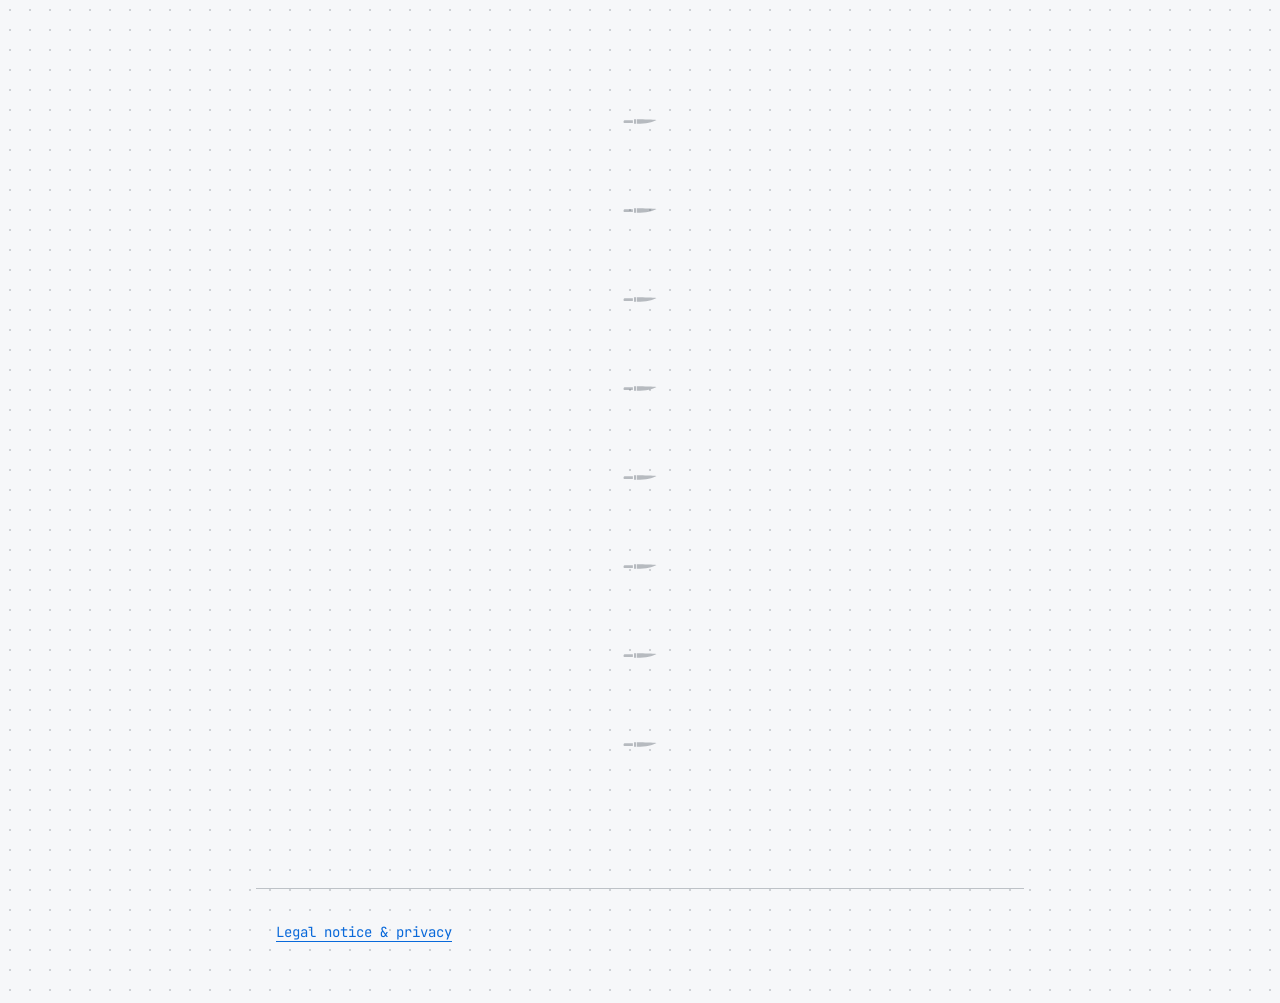
<file: site/index.html>
<!doctype html>
<html lang="en">
  <head>
    <meta charset="utf-8">
    <meta name="viewport" content="width=device-width, initial-scale=1">
    <title>Portfolio</title>
    <meta name="description" content="Personal portfolio: who I am, what I built, where to find me.">
    <link rel="icon" href="assets/favicon.svg" type="image/svg+xml">
    <link rel="stylesheet" href="assets/styles.css">
    <script type="module" src="assets/main.js"></script>
  </head>
  <body>
    <main>
      <header id="bio" class="section"></header>
      <section id="events" class="section"></section>
      <section id="cv" class="section"></section>
      <section id="links" class="section"></section>
      <section id="stats" class="section"></section>
      <section id="now" class="section"></section>
      <section id="projects" class="section"></section>
      <section id="certifications" class="section"></section>
      <section id="courses" class="section"></section>
    </main>
    <footer>
      <a href="privacy.html">Legal notice &amp; privacy</a>
      <div id="colophon"></div>
    </footer>
  </body>
</html>
</file>
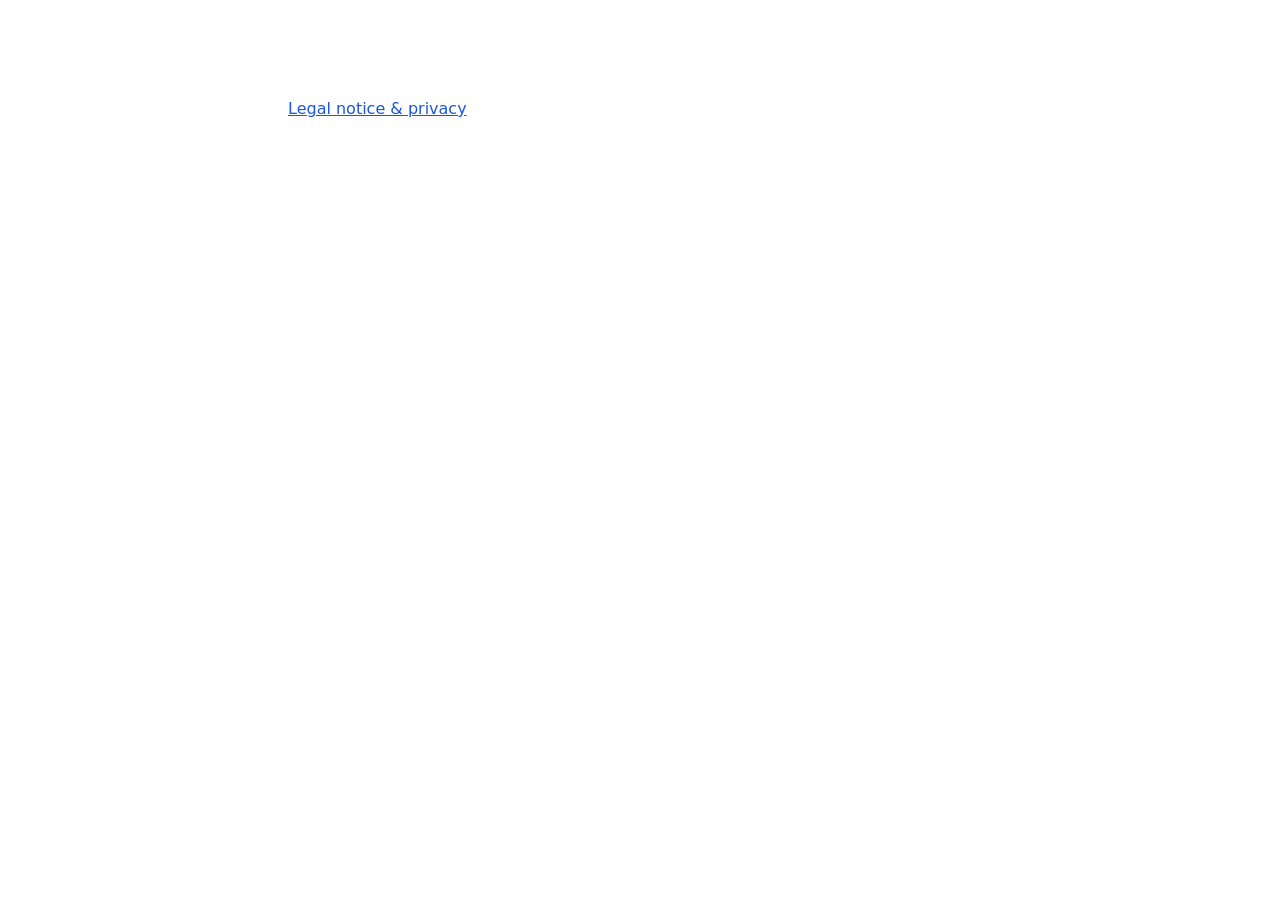
<file: checkpoints/analyst/site/index.html>
<!doctype html>
<html lang="en">
  <head>
    <meta charset="utf-8">
    <meta name="viewport" content="width=device-width, initial-scale=1">
    <title>Portfolio</title>
    <meta name="description" content="Personal portfolio: who I am, what I built, where to find me.">
    <link rel="icon" href="assets/favicon.svg" type="image/svg+xml">
    <link rel="stylesheet" href="assets/styles.css">
    <script type="module" src="assets/main.js"></script>
  </head>
  <body>
    <main>
      <header id="bio" class="section"></header>
      <section id="stats" class="section"></section>
      <section id="now" class="section"></section>
      <section id="projects" class="section"></section>
      <section id="events" class="section"></section>
      <section id="certifications" class="section"></section>
      <section id="courses" class="section"></section>
      <section id="links" class="section"></section>
      <section id="cv" class="section"></section>
    </main>
    <footer>
      <a href="privacy.html">Legal notice &amp; privacy</a>
      <div id="colophon"></div>
    </footer>
  </body>
</html>
</file>
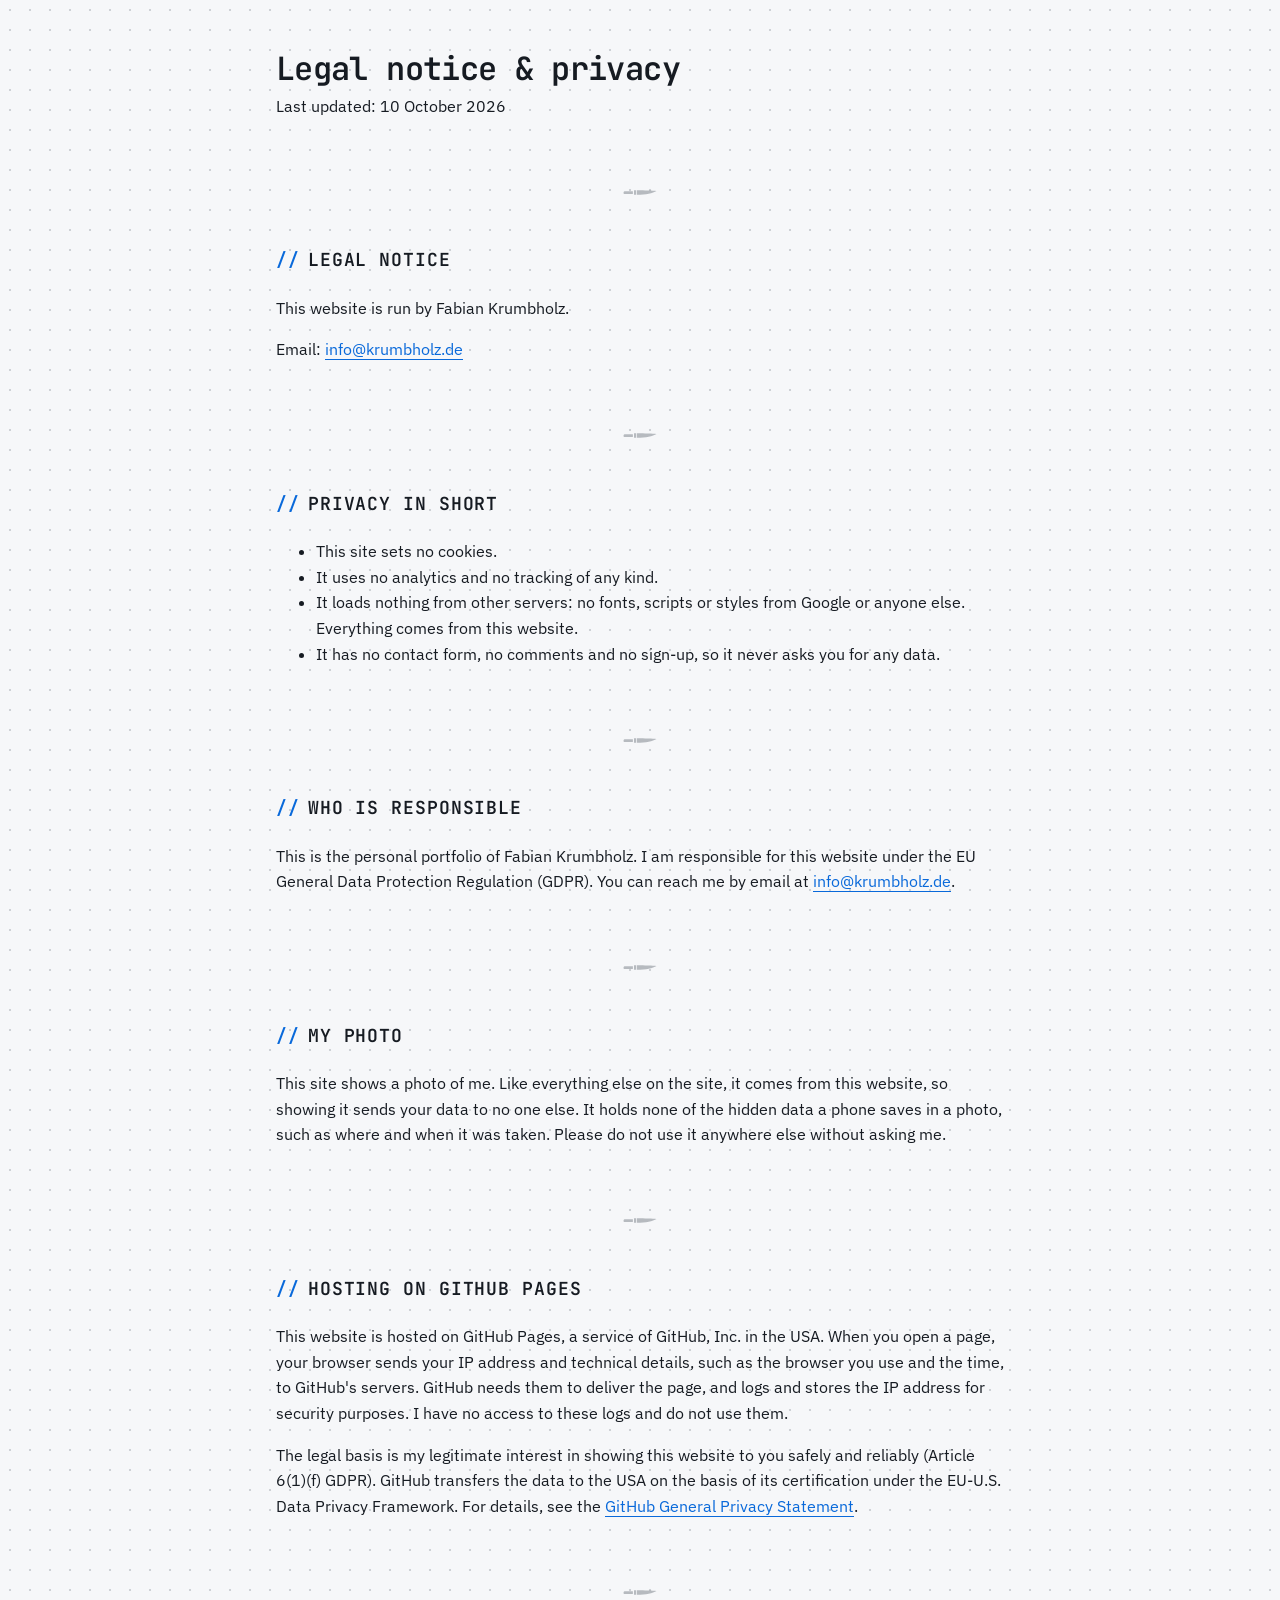
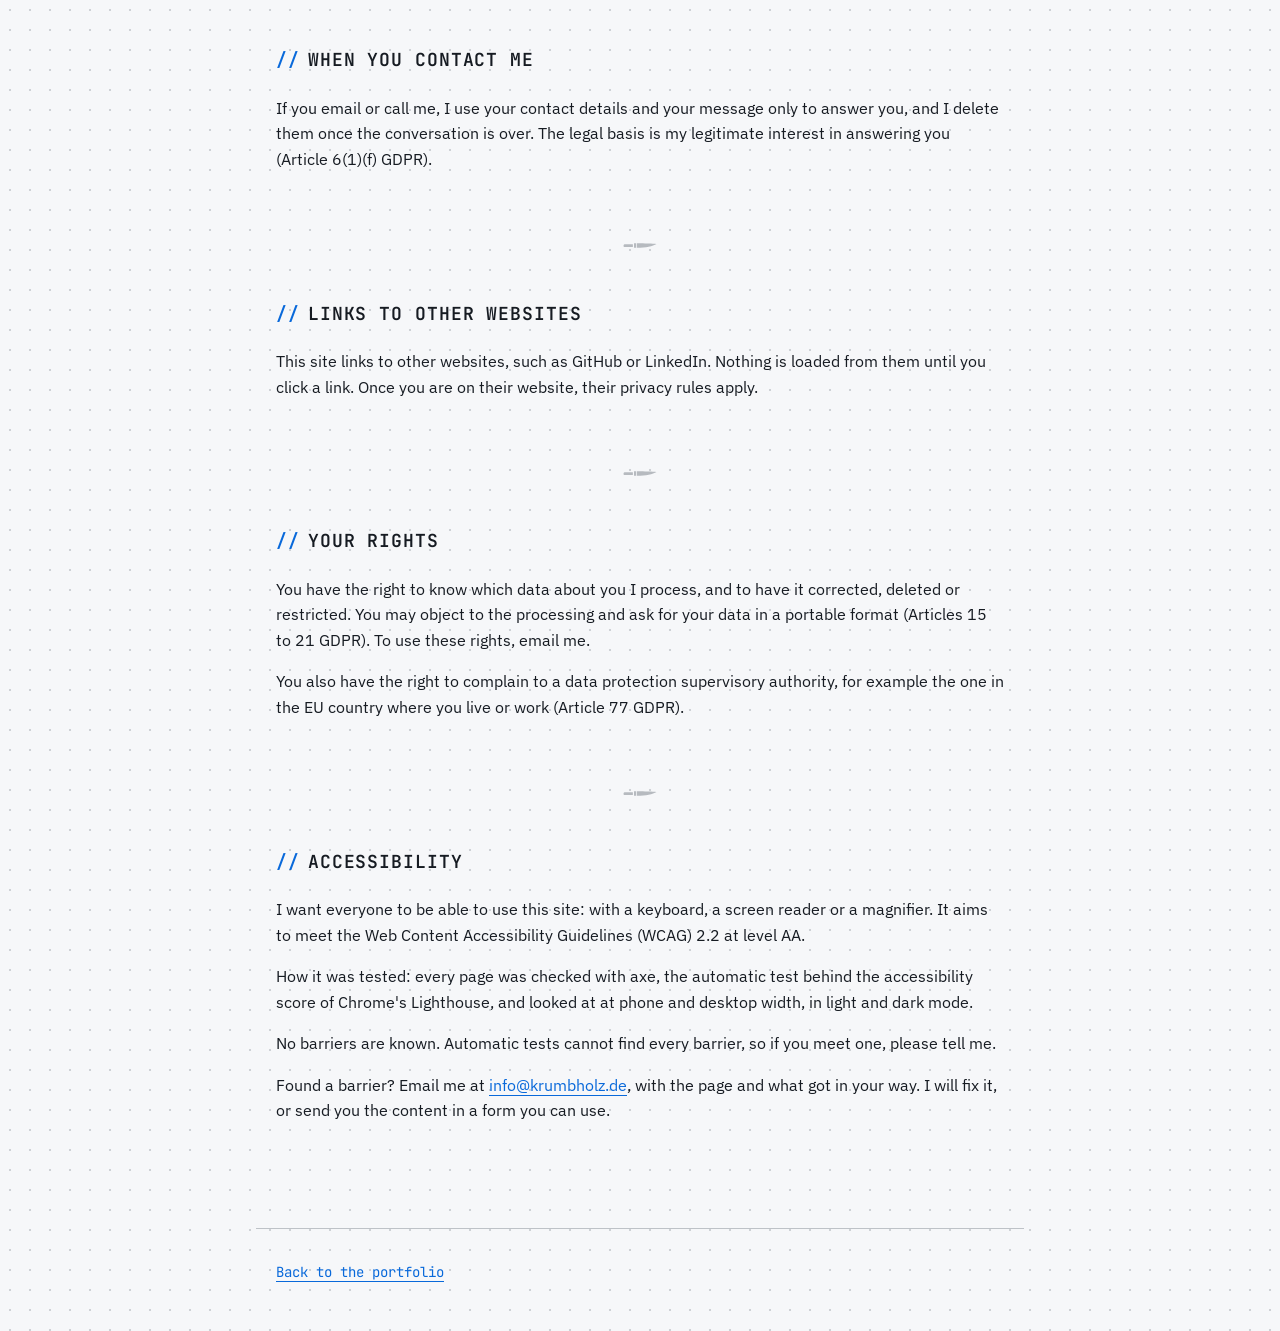
<file: site/privacy.html>
<!doctype html>
<html lang="en">
  <head>
    <meta charset="utf-8">
    <meta name="viewport" content="width=device-width, initial-scale=1">
    <title>Legal notice &amp; privacy · Fabian Krumbholz</title>
    <meta name="description" content="Who runs this portfolio site, how it handles your data, and how accessible it is.">
    <link rel="icon" href="assets/favicon.svg" type="image/svg+xml">
    <link rel="stylesheet" href="assets/styles.css">
  </head>
  <body>
    <main>
      <header class="section">
        <h1>Legal notice &amp; privacy</h1>
        <p>Last updated: 10 October 2026</p>
      </header>

      <section class="section" id="legal-notice">
        <h2>Legal notice</h2>
        <p>This website is run by Fabian Krumbholz.</p>
        <p>Email: <a href="mailto:info@krumbholz.de">info@krumbholz.de</a></p>
      </section>

      <section class="section" id="privacy">
        <h2>Privacy in short</h2>
        <ul>
          <li>This site sets no cookies.</li>
          <li>It uses no analytics and no tracking of any kind.</li>
          <li>It loads nothing from other servers: no fonts, scripts or styles from Google or anyone else. Everything comes from this website.</li>
          <li>It has no contact form, no comments and no sign-up, so it never asks you for any data.</li>
        </ul>
      </section>

      <section class="section">
        <h2>Who is responsible</h2>
        <p>This is the personal portfolio of Fabian Krumbholz. I am responsible for this website under the EU General Data Protection Regulation (GDPR). You can reach me by email at <a href="mailto:info@krumbholz.de">info@krumbholz.de</a>.</p>
      </section>

      <section class="section">
        <h2>My photo</h2>
        <p>This site shows a photo of me. Like everything else on the site, it comes from this website, so showing it sends your data to no one else. It holds none of the hidden data a phone saves in a photo, such as where and when it was taken. Please do not use it anywhere else without asking me.</p>
      </section>

      <section class="section">
        <h2>Hosting on GitHub Pages</h2>
        <p>This website is hosted on GitHub Pages, a service of GitHub, Inc. in the USA. When you open a page, your browser sends your IP address and technical details, such as the browser you use and the time, to GitHub's servers. GitHub needs them to deliver the page, and logs and stores the IP address for security purposes. I have no access to these logs and do not use them.</p>
        <p>The legal basis is my legitimate interest in showing this website to you safely and reliably (Article 6(1)(f) GDPR). GitHub transfers the data to the USA on the basis of its certification under the EU-U.S. Data Privacy Framework. For details, see the <a href="https://docs.github.com/en/site-policy/privacy-policies/github-general-privacy-statement">GitHub General Privacy Statement</a>.</p>
      </section>

      <section class="section">
        <h2>When you contact me</h2>
        <p>If you email or call me, I use your contact details and your message only to answer you, and I delete them once the conversation is over. The legal basis is my legitimate interest in answering you (Article 6(1)(f) GDPR).</p>
      </section>

      <section class="section">
        <h2>Links to other websites</h2>
        <p>This site links to other websites, such as GitHub or LinkedIn. Nothing is loaded from them until you click a link. Once you are on their website, their privacy rules apply.</p>
      </section>

      <section class="section">
        <h2>Your rights</h2>
        <p>You have the right to know which data about you I process, and to have it corrected, deleted or restricted. You may object to the processing and ask for your data in a portable format (Articles 15 to 21 GDPR). To use these rights, email me.</p>
        <p>You also have the right to complain to a data protection supervisory authority, for example the one in the EU country where you live or work (Article 77 GDPR).</p>
      </section>

      <section class="section" id="accessibility">
        <h2>Accessibility</h2>
        <p>I want everyone to be able to use this site: with a keyboard, a screen reader or a magnifier. It aims to meet the Web Content Accessibility Guidelines (WCAG) 2.2 at level AA.</p>
        <p>How it was tested: every page was checked with axe, the automatic test behind the accessibility score of Chrome's Lighthouse, and looked at at phone and desktop width, in light and dark mode.</p>
        <p>No barriers are known. Automatic tests cannot find every barrier, so if you meet one, please tell me.</p>
        <p>Found a barrier? Email me at <a href="mailto:info@krumbholz.de">info@krumbholz.de</a>, with the page and what got in your way. I will fix it, or send you the content in a form you can use.</p>
      </section>
    </main>
    <footer>
      <a href="./">Back to the portfolio</a>
    </footer>
  </body>
</html>
</file>
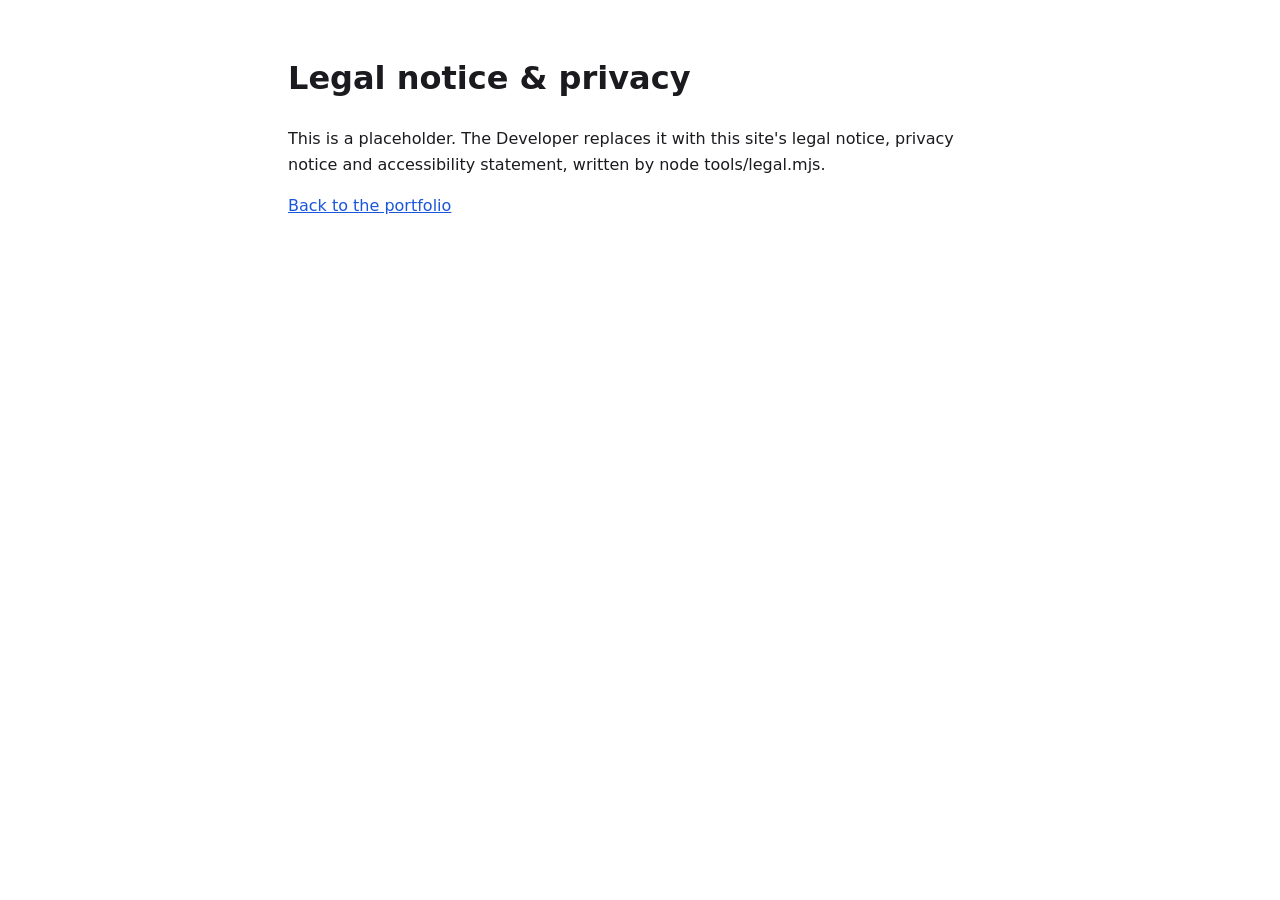
<file: checkpoints/analyst/site/privacy.html>
<!doctype html>
<html lang="en">
  <head>
    <meta charset="utf-8">
    <meta name="viewport" content="width=device-width, initial-scale=1">
    <title>Legal notice &amp; privacy</title>
    <link rel="icon" href="assets/favicon.svg" type="image/svg+xml">
    <link rel="stylesheet" href="assets/styles.css">
  </head>
  <body>
    <main data-placeholder="legal">
      <h1>Legal notice &amp; privacy</h1>
      <p>This is a placeholder. The Developer replaces it with this site's legal notice, privacy notice and accessibility statement, written by node tools/legal.mjs.</p>
      <p><a href="./">Back to the portfolio</a></p>
    </main>
  </body>
</html>
</file>
<file: site/assets/styles.css>
/* JetBrains Mono 2.211, SIL Open Font License 1.1: fonts/jetbrains-mono/OFL.txt */
@font-face {
  font-family: "JetBrains Mono";
  font-style: normal;
  font-weight: 100 800;
  font-display: swap;
  src: url("fonts/jetbrains-mono/jetbrains-mono-latin-wght-normal.woff2") format("woff2");
}

/* IBM Plex Sans 3.201, SIL Open Font License 1.1: fonts/ibm-plex-sans/OFL.txt */
@font-face {
  font-family: "IBM Plex Sans";
  font-style: normal;
  font-weight: 100 700;
  font-display: swap;
  src: url("fonts/ibm-plex-sans/ibm-plex-sans-latin-wght-normal.woff2") format("woff2");
}

/* Tokens from design/brief.md */
:root {
  color-scheme: light dark;
  --background: light-dark(#f6f7f9, #081425);
  --surface: light-dark(#eef2f6, #111c26);
  --text: light-dark(#161b22, #e6edf3);
  --muted: light-dark(#57606a, #8ba2b9);
  --accent: light-dark(#0969da, #00d8ff);
  --on-accent: light-dark(#ffffff, #081425);

  --font-headings: "JetBrains Mono", ui-monospace, Menlo, Consolas, monospace;
  --font-body: "IBM Plex Sans", system-ui, sans-serif;
  --font-details: "JetBrains Mono", ui-monospace, Menlo, Consolas, monospace;

  font-family: var(--font-body);
  font-size: 1rem;
  line-height: 1.6;
  color: var(--text);
  background-color: var(--background);
  background-image: radial-gradient(color-mix(in srgb, var(--muted) 25%, transparent) 1px, transparent 1px);
  background-size: 1.25rem 1.25rem;
}

/* View transitions */
@media (prefers-reduced-motion: no-preference) {
  @view-transition {
    navigation: auto;
  }
}

/* Base reset and layout */
body {
  margin: 0;
  min-height: 100vh;
  min-height: 100dvh;
  display: flex;
  flex-direction: column;
}

main {
  width: 100%;
  max-width: 48rem;
  margin-inline: auto;
  box-sizing: border-box;
  padding: 3rem 1.25rem 2rem;
  flex: 1;
}

footer {
  width: 100%;
  max-width: 48rem;
  margin-inline: auto;
  box-sizing: border-box;
  padding: 2rem 1.25rem 3rem;
  border-top: 1px solid color-mix(in srgb, var(--muted) 35%, transparent);
  color: var(--muted);
  font-family: var(--font-details);
  font-size: 0.875rem;
  margin-block-start: 3.5rem;
}

footer a {
  color: var(--accent);
}

#colophon {
  margin-block-start: 0.75rem;
  line-height: 1.5;
}

/* Section spacing & structure */
.section + .section {
  margin-block-start: 3.5rem;
}

/* Personal detail: Subtle chef knife divider detail inspired by cooking */
.section + .section::before {
  content: "";
  display: block;
  width: 100%;
  height: 1.25rem;
  margin-block-end: 2.5rem;
  background-color: var(--muted);
  mask-image: url("knife.svg");
  mask-repeat: no-repeat;
  mask-position: center;
  mask-size: 2.25rem auto;
  -webkit-mask-image: url("knife.svg");
  -webkit-mask-repeat: no-repeat;
  -webkit-mask-position: center;
  -webkit-mask-size: 2.25rem auto;
  opacity: 0.4;
  border-top: 1px solid color-mix(in srgb, var(--muted) 30%, transparent);
  padding-top: 0.75rem;
}

/* Typography */
h1, h2, h3, h4 {
  font-family: var(--font-headings);
  font-weight: 600;
  line-height: 1.3;
  margin-top: 0;
  text-wrap: balance;
}

h1 {
  font-size: 2rem;
  margin-bottom: 0.25rem;
  letter-spacing: -0.02em;
}

/* Section headings: monospace comment syntax // */
h2 {
  font-size: 1.125rem;
  margin-bottom: 1.5rem;
  text-transform: uppercase;
  letter-spacing: 0.05em;
  color: var(--text);
  display: flex;
  align-items: center;
  gap: 0.5rem;
}

h2::before {
  content: "// ";
  content: "// " / "";
  color: var(--accent);
}

h3 {
  font-size: 1rem;
  margin-bottom: 0.5rem;
}

h4 {
  font-size: 1rem;
  margin-bottom: 0.25rem;
}

p {
  margin-top: 0;
  margin-bottom: 1rem;
  text-wrap: pretty;
}

/* Links & interactive focus */
a {
  color: var(--accent);
  text-decoration-thickness: 1px;
  text-underline-offset: 0.25em;
  transition: opacity 0.15s ease-out;
}

a:hover {
  text-decoration-thickness: 2px;
}

:where(a, button):focus-visible {
  outline: 2px solid var(--accent);
  outline-offset: 3px;
  border-radius: 2px;
}

/* Bio Section */
#bio .photo {
  width: 5.5rem;
  height: 5.5rem;
  border-radius: 0;
  border: 1px solid color-mix(in srgb, var(--muted) 40%, transparent);
  margin-bottom: 1.25rem;
  display: block;
  object-fit: cover;
  background-color: var(--surface);
}

#bio .headline {
  font-family: var(--font-details);
  font-size: 0.9375rem;
  color: var(--muted);
  margin-bottom: 1rem;
  line-height: 1.5;
}

#bio .pitch {
  font-size: 1.125rem;
  line-height: 1.6;
  font-weight: 500;
  color: var(--text);
  margin-bottom: 1.25rem;
  padding: 0.75rem 1rem;
  background: var(--surface);
  border-inline-start: 3px solid var(--accent);
}

#bio .availability {
  font-family: var(--font-details);
  font-size: 0.875rem;
  margin-bottom: 1.25rem;
  display: flex;
  flex-wrap: wrap;
  align-items: center;
  gap: 0.5rem;
  padding: 0.5rem 0.75rem;
  background: var(--surface);
  border: 1px solid color-mix(in srgb, var(--muted) 35%, transparent);
  border-radius: 2px;
}

#bio .availability::before {
  content: "status: ";
  color: var(--muted);
}

#bio .availability a {
  display: inline-block;
  padding: 0.2rem 0.6rem;
  background-color: var(--accent);
  color: var(--on-accent);
  text-decoration: none;
  font-weight: 600;
  border-radius: 2px;
  margin-inline-start: auto;
}

#bio .availability a:hover {
  opacity: 0.9;
}

#bio .facts {
  list-style: none;
  padding: 0;
  margin: 0 0 1.5rem;
  display: flex;
  flex-wrap: wrap;
  gap: 1rem;
  font-family: var(--font-details);
  font-size: 0.875rem;
  color: var(--muted);
}

#bio .facts li {
  background: var(--surface);
  padding: 0.25rem 0.625rem;
  border: 1px solid color-mix(in srgb, var(--muted) 30%, transparent);
  border-radius: 2px;
}

#bio .fact-label {
  color: var(--text);
  font-weight: 600;
}

#bio .fact-label::after {
  content: ":";
}

/* Event list & talks */
#events h3 {
  font-family: var(--font-details);
  font-size: 0.9375rem;
  color: var(--muted);
  text-transform: uppercase;
  letter-spacing: 0.05em;
  margin-block: 1.5rem 0.75rem;
}

.events {
  list-style: none;
  padding: 0;
  margin: 0;
  display: flex;
  flex-direction: column;
  gap: 1rem;
}

.event {
  background: var(--surface);
  border: 1px solid color-mix(in srgb, var(--muted) 35%, transparent);
  padding: 1rem 1.25rem;
  border-radius: 2px;
  transition: transform 0.2s ease-out, border-color 0.2s ease-out, opacity 0.2s ease-out;
}

.event:hover,
.event:focus-within {
  border-color: var(--accent);
}

/* Signature Move: Other cards step back on hover and focus */
@media (prefers-reduced-motion: no-preference) {
  .events:has(.event:hover, .event:focus-within) .event:not(:hover, :focus-within) {
    transform: scale(0.98);
    opacity: 0.7;
    border-color: color-mix(in srgb, var(--muted) 20%, transparent);
  }
}

.event-badge {
  display: flex;
  flex-wrap: wrap;
  align-items: baseline;
  gap: 0.5rem;
  font-size: 1.0625rem;
  margin-bottom: 0.375rem;
}

.event-badge a {
  text-decoration: none;
  font-weight: 600;
}

.event-badge a:hover {
  text-decoration: underline;
}

.role {
  font-family: var(--font-details);
  font-size: 0.75rem;
  padding: 0.15rem 0.5rem;
  background: var(--accent);
  color: var(--on-accent);
  border-radius: 2px;
  text-transform: uppercase;
  font-weight: 600;
  letter-spacing: 0.03em;
}

.period {
  font-family: var(--font-details);
  font-size: 0.8125rem;
  color: var(--muted);
  margin-bottom: 0.5rem;
}

.sessions {
  list-style: none;
  padding: 0;
  margin: 0.5rem 0 0;
  display: flex;
  flex-direction: column;
  gap: 0.375rem;
  font-size: 0.9375rem;
}

.session {
  display: flex;
  flex-wrap: wrap;
  align-items: baseline;
  gap: 0.5rem;
}

.session-badge {
  display: inline-flex;
  align-items: baseline;
  gap: 0.4rem;
}

.type {
  font-family: var(--font-details);
  font-size: 0.75rem;
  padding: 0.1rem 0.4rem;
  background: color-mix(in srgb, var(--muted) 20%, transparent);
  color: var(--text);
  border-radius: 2px;
  text-transform: uppercase;
}

.session-badge a {
  text-decoration: none;
  font-weight: 500;
}

.session-badge a:hover {
  text-decoration: underline;
}

.session a:not(.session-badge a) {
  font-family: var(--font-details);
  font-size: 0.8125rem;
}

/* CV Section */
#cv h3 {
  font-family: var(--font-details);
  font-size: 0.9375rem;
  color: var(--muted);
  text-transform: uppercase;
  letter-spacing: 0.05em;
  margin-block: 1.5rem 0.75rem;
}

.cv-list {
  list-style: none;
  padding: 0;
  margin: 0;
  display: flex;
  flex-direction: column;
  gap: 1rem;
}

.cv-list li {
  background: var(--surface);
  border: 1px solid color-mix(in srgb, var(--muted) 35%, transparent);
  padding: 1rem 1.25rem;
  border-radius: 2px;
}

.cv-list h4 {
  font-size: 1rem;
  margin-bottom: 0.25rem;
}

/* Skills array-like tag cloud: [ "HTML", "CSS" ] */
.skills {
  list-style: none;
  padding: 0;
  margin: 0;
  display: flex;
  flex-wrap: wrap;
  gap: 0.5rem;
  font-family: var(--font-details);
  font-size: 0.875rem;
}

.skills li {
  background: var(--surface);
  border: 1px solid color-mix(in srgb, var(--muted) 35%, transparent);
  padding: 0.35rem 0.75rem;
  border-radius: 2px;
  color: var(--text);
  transition: border-color 0.15s ease-out;
}

.skills li:hover {
  border-color: var(--accent);
}

.skills li::before {
  content: '"';
  content: '"' / "";
  color: var(--muted);
}

.skills li::after {
  content: '"';
  content: '"' / "";
  color: var(--muted);
}

/* Links Section */
.links {
  list-style: none;
  padding: 0;
  margin: 0;
  display: grid;
  grid-template-columns: repeat(auto-fill, minmax(13rem, 1fr));
  gap: 0.75rem;
}

.links li a {
  display: block;
  background: var(--surface);
  border: 1px solid color-mix(in srgb, var(--muted) 35%, transparent);
  padding: 0.75rem 1rem;
  border-radius: 2px;
  font-family: var(--font-details);
  font-size: 0.9375rem;
  text-decoration: none;
  transition: border-color 0.15s ease-out, background-color 0.15s ease-out;
}

.links li a::before {
  content: "-> ";
  content: "-> " / "";
  color: var(--accent);
}

.links li a:hover {
  border-color: var(--accent);
}

/* Projects & Optional modules (for future expansion) */
.projects {
  list-style: none;
  padding: 0;
  margin: 0;
  display: grid;
  grid-template-columns: repeat(auto-fill, minmax(20rem, 1fr));
  gap: 1.25rem;
}

.project {
  background: var(--surface);
  border: 1px solid color-mix(in srgb, var(--muted) 35%, transparent);
  padding: 1.25rem;
  border-radius: 2px;
}

.project-links {
  display: flex;
  gap: 1rem;
  margin-top: 1rem;
  margin-bottom: 0;
  font-family: var(--font-details);
  font-size: 0.875rem;
}
</file>
<file: checkpoints/analyst/site/assets/styles.css>
/* Plain starting styles. The Developer role replaces them with the design brief. */
:root {
  color-scheme: light dark;
  --text: light-dark(#1b1b1f, #ececf1);
  --muted: light-dark(#5a5a66, #a8a8b3);
  --background: light-dark(#ffffff, #121216);
  --accent: light-dark(#1a56db, #8fb2ff);
  font-family: system-ui, sans-serif;
  line-height: 1.6;
  color: var(--text);
  background: var(--background);
}

body {
  margin: 0;
}

main,
footer {
  max-width: 44rem;
  margin-inline: auto;
  padding: 2rem 1.25rem;
}

a {
  color: var(--accent);
}

.headline,
.period {
  color: var(--muted);
}

.projects,
.links,
.cv-list {
  list-style: none;
  padding: 0;
}

.project,
.cv-list li {
  margin-block-end: 1.5rem;
}

.project-links,
.links,
.skills {
  display: flex;
  flex-wrap: wrap;
  gap: 1rem;
}

.skills {
  padding: 0;
  list-style: none;
}

.photo {
  border-radius: 50%;
}

.role,
.type {
  color: var(--muted);
}

.project-image {
  max-width: 100%;
  height: auto;
}
</file>
